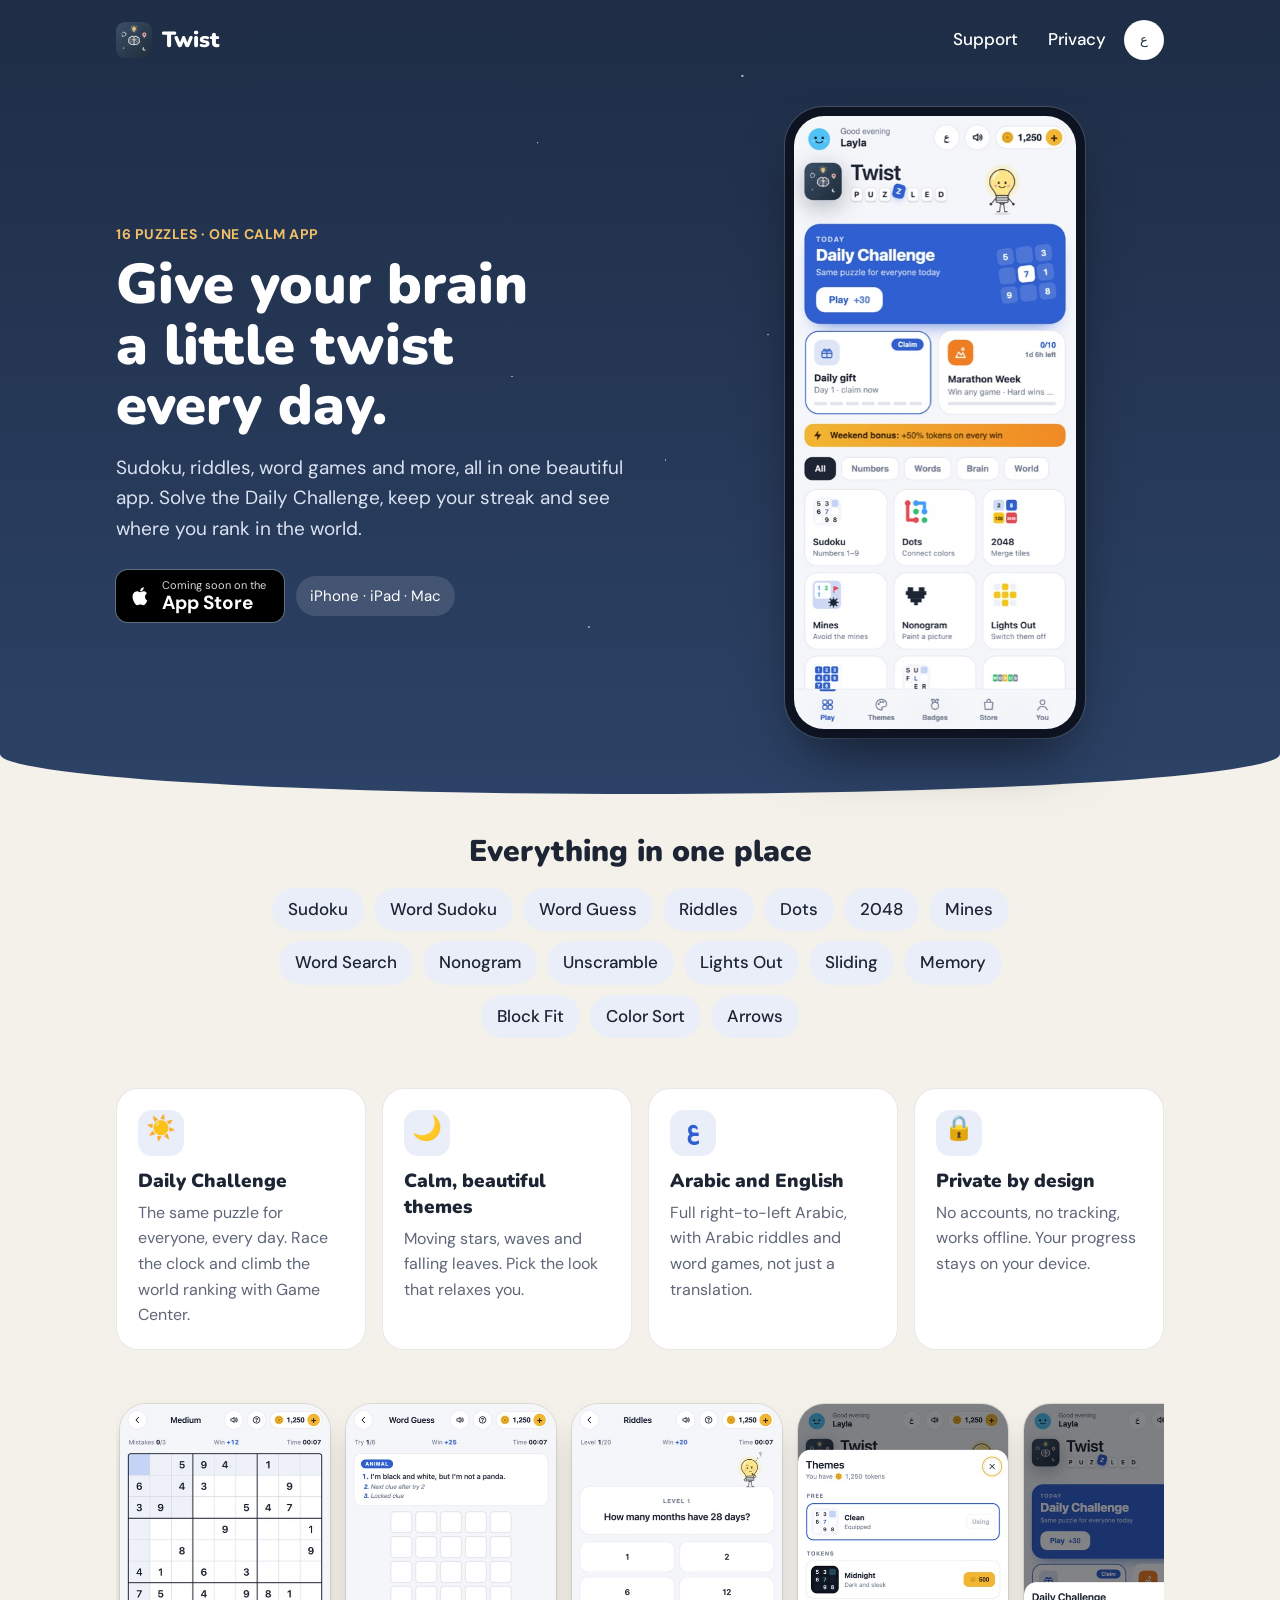
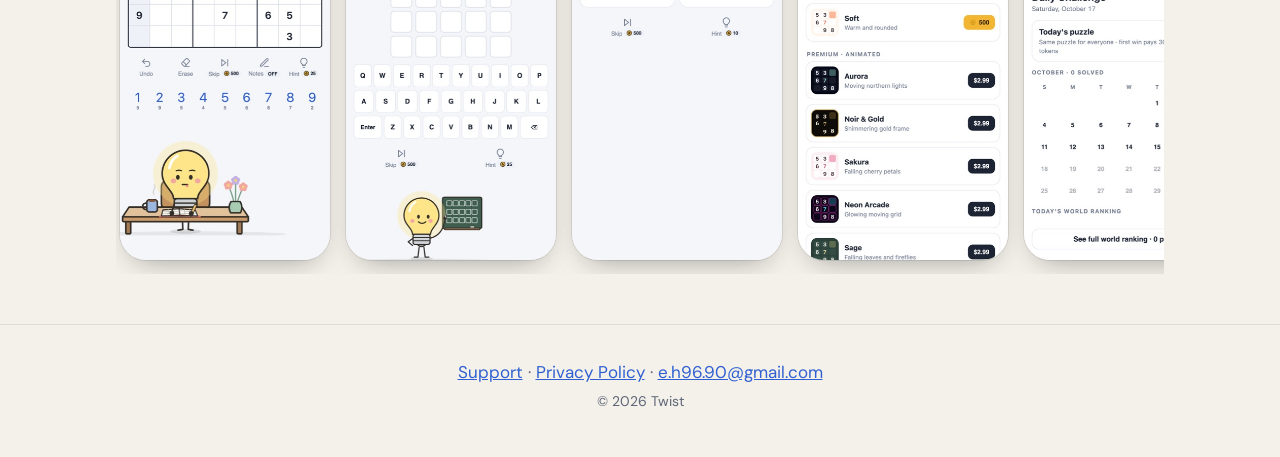
<file: index.html>
<!doctype html>
<html lang="en" dir="ltr">
<head>
<meta charset="utf-8">
<meta name="viewport" content="width=device-width, initial-scale=1">
<title>Twist: Brain Puzzles</title>
<meta name="description" content="16 calm, beautiful brain puzzles in one app: Sudoku, riddles, word games and more. In English and Arabic.">
<meta property="og:title" content="Twist: Brain Puzzles">
<meta property="og:description" content="Sudoku, riddles & word games. 16 puzzles in one app.">
<meta property="og:image" content="img/icon.png">
<link rel="icon" href="img/icon.png">
<link rel="apple-touch-icon" href="img/apple-touch-icon.png">
<link rel="preconnect" href="https://fonts.googleapis.com">
<link rel="preconnect" href="https://fonts.gstatic.com" crossorigin>
<link rel="stylesheet" href="https://fonts.googleapis.com/css2?family=DM+Sans:wght@400;500;700&family=Nunito:wght@800;900&family=Tajawal:wght@400;500;700;800&display=swap">
<link rel="stylesheet" href="style.css">
</head>
<body>
<div class="sky" aria-hidden="true"></div>

<header class="top">
  <a class="brand" href="./"><img src="img/icon.png" alt="" width="36" height="36"><span>Twist</span></a>
  <nav>
    <a href="support.html"><span class="en">Support</span><span class="ar">الدعم</span></a>
    <a href="privacy.html"><span class="en">Privacy</span><span class="ar">الخصوصية</span></a>
    <button class="lang" type="button" aria-label="Switch language"><span class="en">ع</span><span class="ar">EN</span></button>
  </nav>
</header>

<main>
  <section class="hero">
    <div class="hero-text">
      <p class="eyebrow"><span class="en">16 puzzles · one calm app</span><span class="ar">١٦ لغزًا · تطبيق واحد هادئ</span></p>
      <h1><span class="en">Give your brain a little twist every day.</span><span class="ar">أعطِ عقلك تويست صغيرًا كل يوم.</span></h1>
      <p class="lead">
        <span class="en">Sudoku, riddles, word games and more, all in one beautiful app. Solve the Daily Challenge, keep your streak and see where you rank in the world.</span>
        <span class="ar">سودوكو وألغاز وألعاب كلمات وأكثر، في تطبيق واحد جميل. حُلّ تحدي اليوم، حافظ على سلسلة أيامك، وشاهد ترتيبك في العالم.</span>
      </p>
      <div class="cta">
        <span class="store-badge" aria-disabled="true">
          <svg viewBox="0 0 24 24" width="22" height="22" aria-hidden="true"><path fill="currentColor" d="M16.4 12.6c0-2.4 2-3.6 2.1-3.7-1.2-1.7-3-1.9-3.6-2-1.5-.2-3 .9-3.8.9-.8 0-2-.9-3.3-.9-1.7 0-3.3 1-4.1 2.5-1.8 3.1-.5 7.6 1.3 10.1.8 1.2 1.8 2.6 3.1 2.5 1.3 0 1.7-.8 3.2-.8 1.5 0 1.9.8 3.2.8 1.3 0 2.2-1.2 3-2.4.9-1.4 1.3-2.7 1.3-2.8-.1 0-2.6-1-2.4-4.2zM14 5.4c.7-.8 1.1-1.9 1-3-1 0-2.1.7-2.8 1.5-.6.7-1.2 1.8-1 2.9 1.1.1 2.1-.6 2.8-1.4z"/></svg>
          <span><small class="en">Coming soon on the</small><small class="ar">قريبًا على</small><b>App Store</b></span>
        </span>
        <span class="chip"><span class="en">iPhone · iPad · Mac</span><span class="ar">آيفون · آيباد · ماك</span></span>
      </div>
    </div>
    <div class="phone">
      <img class="en" src="img/iphone-en-1-home.jpg" alt="Twist home screen" width="450" height="978">
      <img class="ar" src="img/iphone-ar-1-home.jpg" alt="الشاشة الرئيسية لتويست" width="450" height="978">
    </div>
  </section>

  <section class="games">
    <h2><span class="en">Everything in one place</span><span class="ar">كل شيء في مكان واحد</span></h2>
    <ul class="pills en">
      <li>Sudoku</li><li>Word Sudoku</li><li>Word Guess</li><li>Riddles</li><li>Dots</li><li>2048</li><li>Mines</li><li>Word Search</li><li>Nonogram</li><li>Unscramble</li><li>Lights Out</li><li>Sliding</li><li>Memory</li><li>Block Fit</li><li>Color Sort</li><li>Arrows</li>
    </ul>
    <ul class="pills ar">
      <li>سودوكو</li><li>سودوكو الكلمات</li><li>خمّن الكلمة</li><li>الألغاز</li><li>النقاط</li><li>2048</li><li>الألغام</li><li>البحث عن الكلمات</li><li>النونوغرام</li><li>رتّب الحروف</li><li>أطفئ الأضواء</li><li>الانزلاق</li><li>الذاكرة</li><li>ملء القطع</li><li>ترتيب الألوان</li><li>الأسهم</li>
    </ul>
  </section>

  <section class="features">
    <article>
      <div class="ico">☀️</div>
      <h3><span class="en">Daily Challenge</span><span class="ar">تحدي اليوم</span></h3>
      <p><span class="en">The same puzzle for everyone, every day. Race the clock and climb the world ranking with Game Center.</span><span class="ar">نفس اللغز للجميع كل يوم. سابق الوقت واصعد في الترتيب العالمي عبر Game Center.</span></p>
    </article>
    <article>
      <div class="ico">🌙</div>
      <h3><span class="en">Calm, beautiful themes</span><span class="ar">ثيمات هادئة وجميلة</span></h3>
      <p><span class="en">Moving stars, waves and falling leaves. Pick the look that relaxes you.</span><span class="ar">نجوم متحركة وأمواج وأوراق متساقطة. اختر الشكل الذي يريحك.</span></p>
    </article>
    <article>
      <div class="ico">ع</div>
      <h3><span class="en">Arabic and English</span><span class="ar">بالعربي والإنجليزي</span></h3>
      <p><span class="en">Full right-to-left Arabic, with Arabic riddles and word games, not just a translation.</span><span class="ar">عربي كامل من اليمين لليسار، مع ألغاز وألعاب كلمات عربية، وليس مجرد ترجمة.</span></p>
    </article>
    <article>
      <div class="ico">🔒</div>
      <h3><span class="en">Private by design</span><span class="ar">خصوصيتك أولًا</span></h3>
      <p><span class="en">No accounts, no tracking, works offline. Your progress stays on your device.</span><span class="ar">بلا حسابات وبلا تتبّع، ويعمل بدون إنترنت. تقدّمك يبقى على جهازك.</span></p>
    </article>
  </section>

  <section class="shots" aria-label="Screenshots">
    <div class="strip en">
      <img src="img/iphone-en-2-sudoku.jpg" alt="Sudoku" loading="lazy" width="450" height="978">
      <img src="img/iphone-en-3-guess.jpg" alt="Word Guess" loading="lazy" width="450" height="978">
      <img src="img/iphone-en-4-riddles.jpg" alt="Riddles" loading="lazy" width="450" height="978">
      <img src="img/iphone-en-5-themes.jpg" alt="Themes" loading="lazy" width="450" height="978">
      <img src="img/iphone-en-6-daily.jpg" alt="Daily Challenge" loading="lazy" width="450" height="978">
    </div>
    <div class="strip ar">
      <img src="img/iphone-ar-2-sudoku.jpg" alt="سودوكو" loading="lazy" width="450" height="978">
      <img src="img/iphone-ar-3-guess.jpg" alt="خمّن الكلمة" loading="lazy" width="450" height="978">
      <img src="img/iphone-ar-4-riddles.jpg" alt="الألغاز" loading="lazy" width="450" height="978">
      <img src="img/iphone-ar-5-themes.jpg" alt="الثيمات" loading="lazy" width="450" height="978">
      <img src="img/iphone-ar-6-daily.jpg" alt="تحدي اليوم" loading="lazy" width="450" height="978">
    </div>
  </section>
</main>

<footer>
  <p><a href="support.html"><span class="en">Support</span><span class="ar">الدعم</span></a> · <a href="privacy.html"><span class="en">Privacy Policy</span><span class="ar">سياسة الخصوصية</span></a> · <a href="mailto:e.h96.90@gmail.com">e.h96.90@gmail.com</a></p>
  <p class="soft">© 2026 Twist</p>
</footer>
<script src="lang.js"></script>
</body>
</html>
</file>
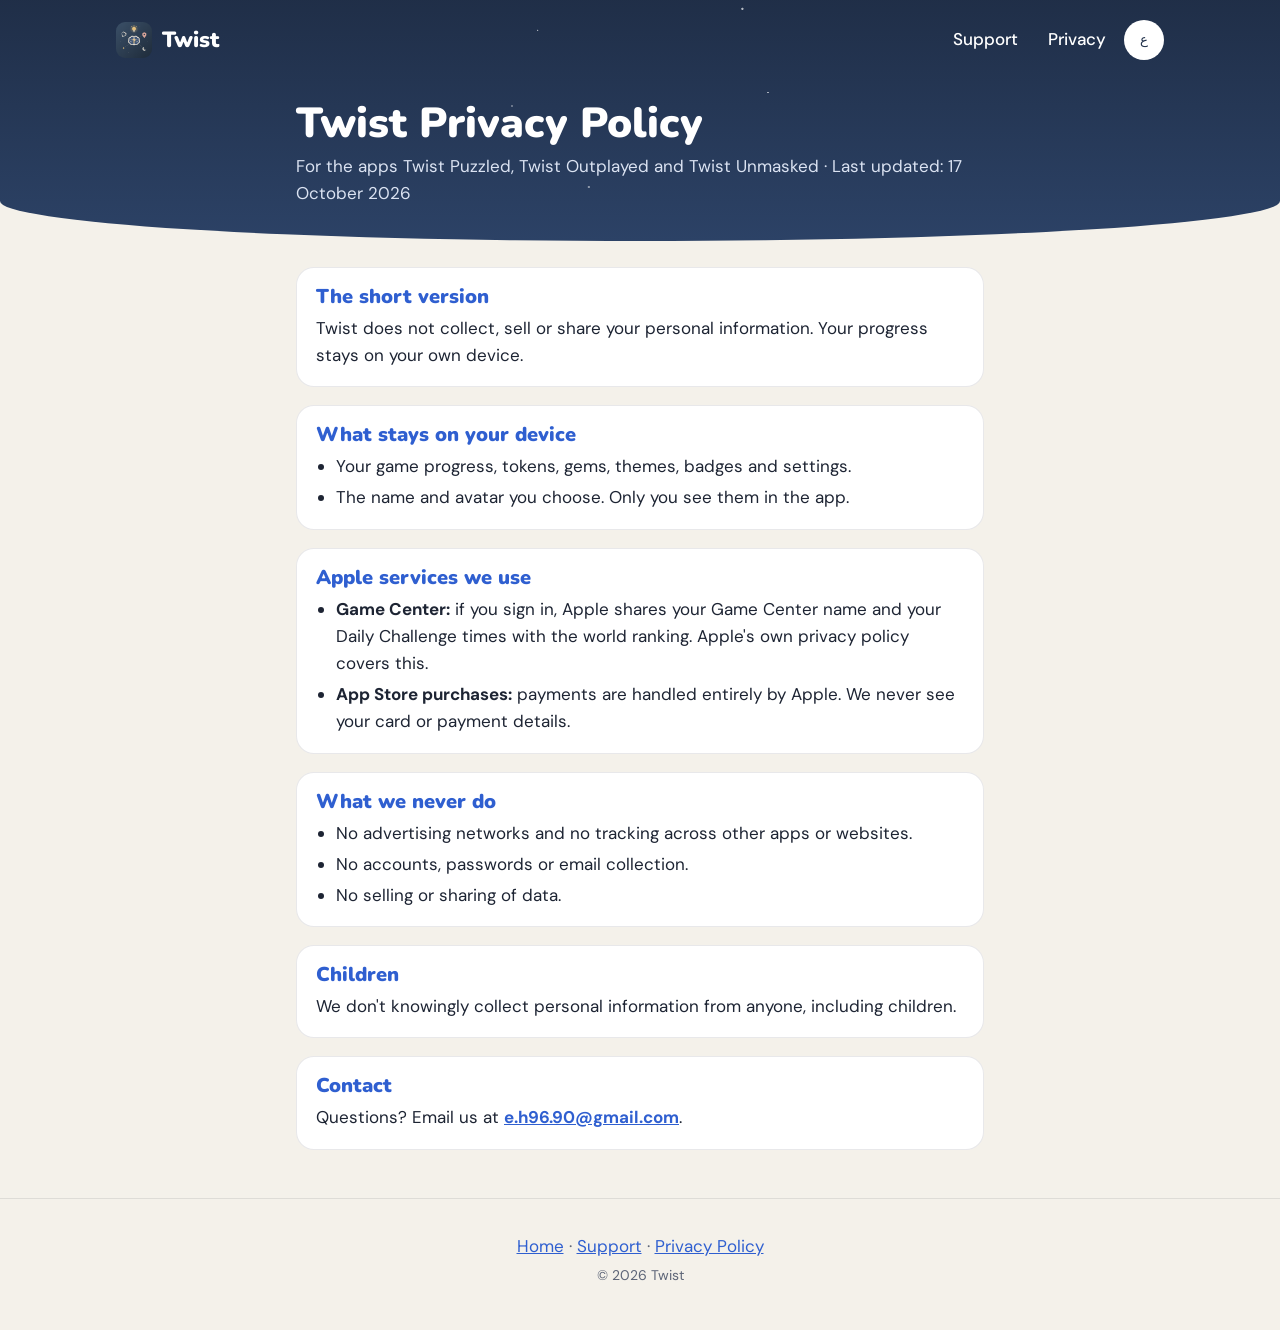
<file: privacy.html>
<!doctype html>
<html lang="en" dir="ltr">
<head>
<meta charset="utf-8">
<meta name="viewport" content="width=device-width, initial-scale=1">
<title>Twist Privacy Policy</title>
<link rel="icon" href="img/icon.png">
<link rel="apple-touch-icon" href="img/apple-touch-icon.png">
<link rel="preconnect" href="https://fonts.googleapis.com">
<link rel="preconnect" href="https://fonts.gstatic.com" crossorigin>
<link rel="stylesheet" href="https://fonts.googleapis.com/css2?family=DM+Sans:wght@400;500;700&family=Nunito:wght@800;900&family=Tajawal:wght@400;500;700;800&display=swap">
<link rel="stylesheet" href="style.css">
</head>
<body>
<div class="sky" aria-hidden="true"></div>
<header class="top">
  <a class="brand" href="./"><img src="img/icon.png" alt="" width="36" height="36"><span>Twist</span></a>
  <nav>
    <a href="support.html"><span class="en">Support</span><span class="ar">الدعم</span></a>
    <a href="privacy.html"><span class="en">Privacy</span><span class="ar">الخصوصية</span></a>
    <button class="lang" type="button" aria-label="Switch language"><span class="en">ع</span><span class="ar">EN</span></button>
  </nav>
</header>
<main class="doc">
  <div class="doc-head"><h1><span class="en">Twist Privacy Policy</span><span class="ar">سياسة الخصوصية لتطبيقات تويست</span></h1><p><span class="en">For the apps Twist Puzzled, Twist Outplayed and Twist Unmasked · Last updated: 17 October 2026</span><span class="ar">لتطبيقات: تويست ألغاز، تويست أوت بليد، وتويست بلا أقنعة · آخر تحديث: 17 أكتوبر 2026</span></p></div>
  <div class="en" style="display:grid;gap:18px">
  <section><h2>The short version</h2><p>Twist does not collect, sell or share your personal information. Your progress stays on your own device.</p></section>
  <section><h2>What stays on your device</h2><ul><li>Your game progress, tokens, gems, themes, badges and settings.</li><li>The name and avatar you choose. Only you see them in the app.</li></ul></section>
  <section><h2>Apple services we use</h2><ul><li><b>Game Center:</b> if you sign in, Apple shares your Game Center name and your Daily Challenge times with the world ranking. Apple's own privacy policy covers this.</li><li><b>App Store purchases:</b> payments are handled entirely by Apple. We never see your card or payment details.</li></ul></section>
  <section><h2>What we never do</h2><ul><li>No advertising networks and no tracking across other apps or websites.</li><li>No accounts, passwords or email collection.</li><li>No selling or sharing of data.</li></ul></section>
  <section><h2>Children</h2><p>We don't knowingly collect personal information from anyone, including children.</p></section>
  <section><h2>Contact</h2><p>Questions? Email us at <b><a href="mailto:e.h96.90@gmail.com">e.h96.90@gmail.com</a></b>.</p></section>
  </div>
  <div class="ar" style="display:grid;gap:18px">
    <section><h2>باختصار</h2><p>تويست لا يجمع معلوماتك الشخصية ولا يبيعها ولا يشاركها. تقدّمك يبقى على جهازك.</p></section>
    <section><h2>ما يبقى على جهازك</h2><ul><li>تقدّمك في الألعاب، والعملات، والجواهر، والثيمات، والأوسمة، والإعدادات.</li><li>الاسم والصورة التي تختارها. أنت فقط تراهما في التطبيق.</li></ul></section>
    <section><h2>خدمات Apple التي نستخدمها</h2><ul><li><b>مركز الألعاب (Game Center):</b> إذا سجّلت الدخول، تشارك Apple اسمك في مركز الألعاب وأوقاتك في تحدي اليوم مع الترتيب العالمي.</li><li><b>مشتريات App Store:</b> الدفع تتولاه Apple بالكامل، ولا نرى بيانات بطاقتك أبدًا.</li></ul></section>
    <section><h2>ما لا نفعله أبدًا</h2><ul><li>لا شبكات إعلانات ولا تتبّع عبر التطبيقات أو المواقع الأخرى.</li><li>لا حسابات ولا كلمات مرور ولا جمع للبريد الإلكتروني.</li><li>لا بيع ولا مشاركة للبيانات.</li></ul></section>
    <section><h2>تواصل معنا</h2><p>لأي سؤال راسلنا على <b><a href="mailto:e.h96.90@gmail.com">e.h96.90@gmail.com</a></b>.</p></section>
  </div>
</main>
<footer>
  <p><a href="./"><span class="en">Home</span><span class="ar">الرئيسية</span></a> · <a href="support.html"><span class="en">Support</span><span class="ar">الدعم</span></a> · <a href="privacy.html"><span class="en">Privacy Policy</span><span class="ar">سياسة الخصوصية</span></a></p>
  <p class="soft">© 2026 Twist</p>
</footer>
<script src="lang.js"></script>
</body>
</html>
</file>
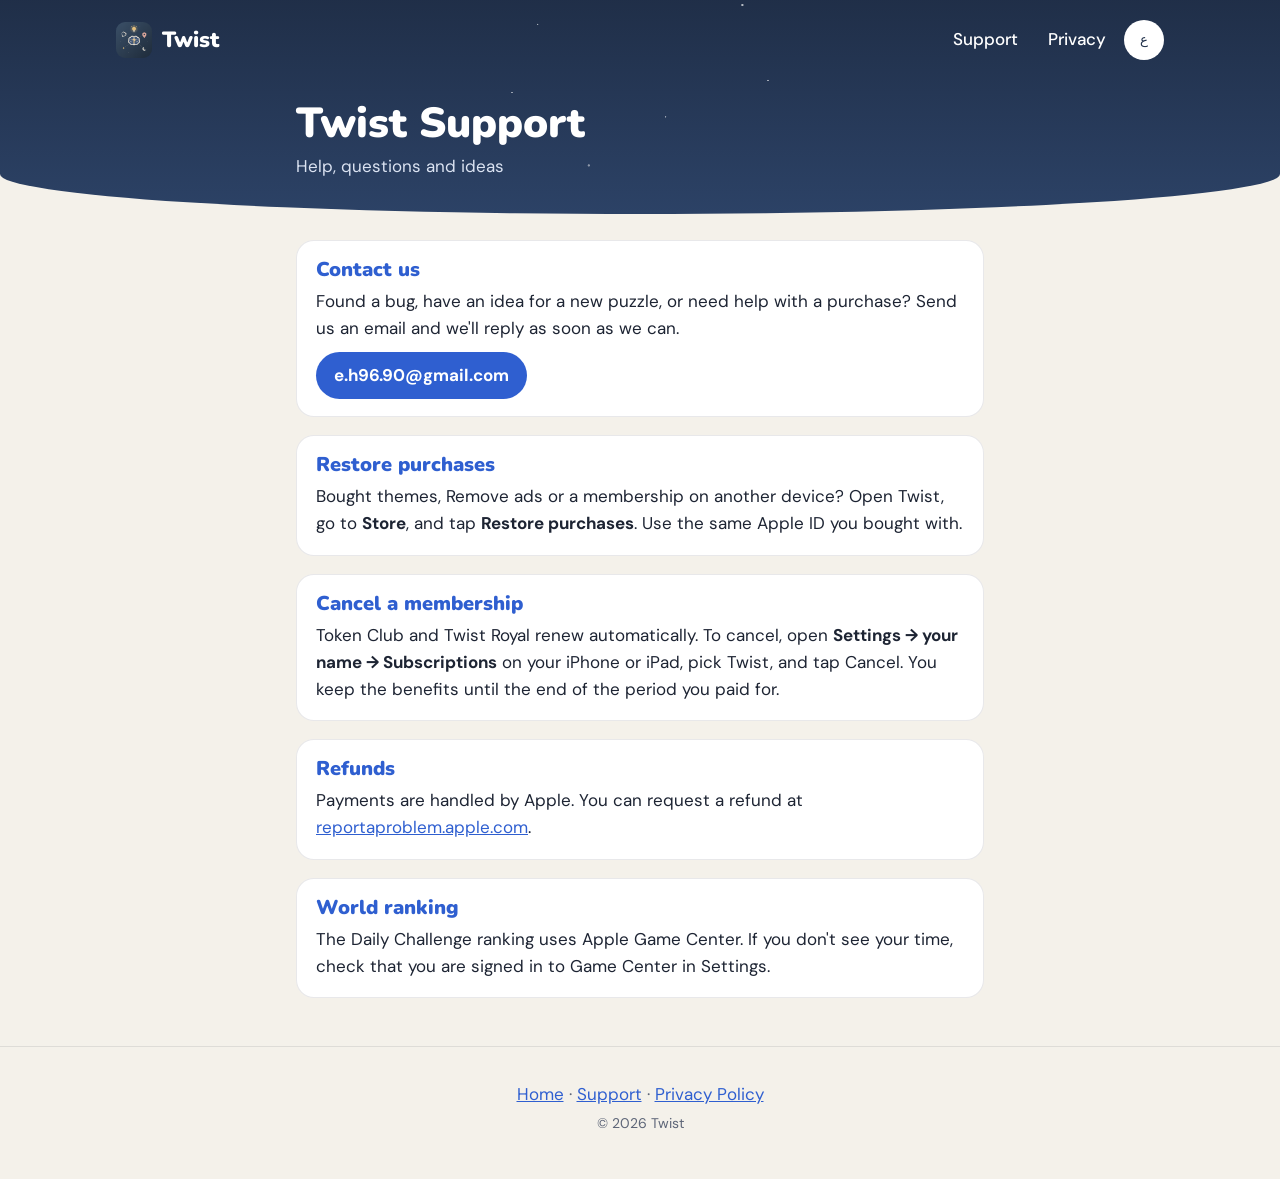
<file: support.html>
<!doctype html>
<html lang="en" dir="ltr">
<head>
<meta charset="utf-8">
<meta name="viewport" content="width=device-width, initial-scale=1">
<title>Twist Support</title>
<link rel="icon" href="img/icon.png">
<link rel="apple-touch-icon" href="img/apple-touch-icon.png">
<link rel="preconnect" href="https://fonts.googleapis.com">
<link rel="preconnect" href="https://fonts.gstatic.com" crossorigin>
<link rel="stylesheet" href="https://fonts.googleapis.com/css2?family=DM+Sans:wght@400;500;700&family=Nunito:wght@800;900&family=Tajawal:wght@400;500;700;800&display=swap">
<link rel="stylesheet" href="style.css">
</head>
<body>
<div class="sky" aria-hidden="true"></div>
<header class="top">
  <a class="brand" href="./"><img src="img/icon.png" alt="" width="36" height="36"><span>Twist</span></a>
  <nav>
    <a href="support.html"><span class="en">Support</span><span class="ar">الدعم</span></a>
    <a href="privacy.html"><span class="en">Privacy</span><span class="ar">الخصوصية</span></a>
    <button class="lang" type="button" aria-label="Switch language"><span class="en">ع</span><span class="ar">EN</span></button>
  </nav>
</header>
<main class="doc">
  <div class="doc-head"><h1><span class="en">Twist Support</span><span class="ar">دعم تويست</span></h1><p><span class="en">Help, questions and ideas</span><span class="ar">مساعدة وأسئلة واقتراحات</span></p></div>
  <div class="en" style="display:grid;gap:18px">
  <section><h2>Contact us</h2><p>Found a bug, have an idea for a new puzzle, or need help with a purchase? Send us an email and we'll reply as soon as we can.</p><a class="mail" href="mailto:e.h96.90@gmail.com?subject=Twist">e.h96.90@gmail.com</a></section>
  <section><h2>Restore purchases</h2><p>Bought themes, Remove ads or a membership on another device? Open Twist, go to <b>Store</b>, and tap <b>Restore purchases</b>. Use the same Apple ID you bought with.</p></section>
  <section><h2>Cancel a membership</h2><p>Token Club and Twist Royal renew automatically. To cancel, open <b>Settings → your name → Subscriptions</b> on your iPhone or iPad, pick Twist, and tap Cancel. You keep the benefits until the end of the period you paid for.</p></section>
  <section><h2>Refunds</h2><p>Payments are handled by Apple. You can request a refund at <a href="https://reportaproblem.apple.com">reportaproblem.apple.com</a>.</p></section>
  <section><h2>World ranking</h2><p>The Daily Challenge ranking uses Apple Game Center. If you don't see your time, check that you are signed in to Game Center in Settings.</p></section>
</div>
  <div class="ar" style="display:grid;gap:18px">
  <section><h2>تواصل معنا</h2><p>وجدت خطأ، أو عندك فكرة للغز جديد، أو تحتاج مساعدة في عملية شراء؟ راسلنا وسنرد عليك بأسرع وقت.</p><a class="mail" href="mailto:e.h96.90@gmail.com?subject=Twist">e.h96.90@gmail.com</a></section>
  <section><h2>استعادة المشتريات</h2><p>اشتريت ثيمات أو إزالة الإعلانات أو عضوية على جهاز آخر؟ افتح تويست، ثم <b>المتجر</b>، واضغط <b>استعادة المشتريات</b>. استخدم نفس حساب Apple الذي اشتريت به.</p></section>
  <section><h2>إلغاء العضوية</h2><p>نادي العملات وتويست الملكي يتجددان تلقائيًا. للإلغاء افتح <b>الإعدادات ← اسمك ← الاشتراكات</b> في الآيفون أو الآيباد، اختر تويست واضغط إلغاء. تبقى المزايا حتى نهاية الفترة التي دفعت لها.</p></section>
  <section><h2>استرجاع المبلغ</h2><p>الدفع تتولاه Apple. يمكنك طلب استرجاع المبلغ من <a href="https://reportaproblem.apple.com">reportaproblem.apple.com</a>.</p></section>
  <section><h2>الترتيب العالمي</h2><p>ترتيب تحدي اليوم يعتمد على Game Center من Apple. إذا لم يظهر وقتك، تأكد أنك مسجّل الدخول في Game Center من الإعدادات.</p></section>
</div>
</main>
<footer>
  <p><a href="./"><span class="en">Home</span><span class="ar">الرئيسية</span></a> · <a href="support.html"><span class="en">Support</span><span class="ar">الدعم</span></a> · <a href="privacy.html"><span class="en">Privacy Policy</span><span class="ar">سياسة الخصوصية</span></a></p>
  <p class="soft">© 2026 Twist</p>
</footer>
<script src="lang.js"></script>
</body>
</html>
</file>
<file: style.css>
:root {
  color-scheme: light;
  --bg: #f4f1ea; --ink: #1d2433; --soft: #5e6678; --card: #ffffff; --edge: rgba(29,36,51,.10);
  --accent: #2f5fd0; --gold: #c98a1c; --navy: #22324b; --pill: #e9eef8;
}
@media (prefers-color-scheme: dark) {
  :root:not([data-theme="light"]) { color-scheme: dark; --bg: #121826; --ink: #eef1f6; --soft: #a9b2c4; --card: #1b2335; --edge: rgba(255,255,255,.10); --accent: #7aa2ff; --gold: #f0c068; --pill: #232d44; }
}
:root[data-theme="dark"] { color-scheme: dark; --bg: #121826; --ink: #eef1f6; --soft: #a9b2c4; --card: #1b2335; --edge: rgba(255,255,255,.10); --accent: #7aa2ff; --gold: #f0c068; --pill: #232d44; }

* { box-sizing: border-box; }
html { -webkit-text-size-adjust: 100%; }
html { overflow-x: clip; }
body { margin: 0; background: var(--bg); color: var(--ink); font: 17px/1.6 "DM Sans", system-ui, -apple-system, sans-serif; overflow-x: hidden; }
html[lang="ar"] body { font-family: Tajawal, system-ui, sans-serif; }
a { color: var(--accent); }
img { max-width: 100%; height: auto; display: block; }

/* language switching: show only the active language */
html[lang="en"] .ar, html[lang="ar"] .en { display: none !important; }

.sky { display: none; }
.hero, .doc-head { position: relative; isolation: isolate; }
.hero::before, .doc-head::before { content: ""; position: absolute; z-index: -1; inset: -120px calc(50% - 50vw) 0;
  background: radial-gradient(1px 1px at 42% 22%, #fff9 50%, transparent), radial-gradient(1.5px 1.5px at 58% 14%, #fffa 50%, transparent),
    radial-gradient(1px 1px at 52% 60%, #fff8 50%, transparent), radial-gradient(1.5px 1.5px at 46% 80%, #fff7 50%, transparent),
    radial-gradient(1px 1px at 60% 45%, #fff9 50%, transparent), radial-gradient(1px 1px at 40% 50%, #fff8 50%, transparent),
    linear-gradient(180deg, #1e2c44 0%, #2c4266 100%);
  border-radius: 0 0 50% 50% / 0 0 40px 40px; }
body > header.top { position: relative; z-index: 1; }
.top { display: flex; align-items: center; justify-content: space-between; gap: 12px; max-width: 1080px; margin: 0 auto; padding: 18px 16px; color: #fff; }
.brand { display: flex; align-items: center; gap: 10px; color: #fff; text-decoration: none; font: 900 22px Nunito, sans-serif; }
.brand img { border-radius: 9px; }
.top nav { display: flex; align-items: center; gap: 6px; }
.top nav a { color: #fff; text-decoration: none; padding: 8px 12px; border-radius: 999px; font-weight: 500; }
.top nav a:hover { background: #ffffff1f; }
.lang { font: 700 15px inherit; font-family: inherit; color: var(--navy); background: #fff; border: 0; border-radius: 999px; width: 40px; height: 40px; cursor: pointer; }

main { max-width: 1080px; margin: 0 auto; padding: 0 16px; }

.hero { display: grid; grid-template-columns: 1.2fr 1fr; gap: 40px; align-items: center; padding: 28px 0 56px; color: #fff; }
.eyebrow { margin: 0 0 10px; color: #f0c068; font-weight: 700; letter-spacing: .04em; text-transform: uppercase; font-size: 14px; }
html[lang="ar"] .eyebrow { letter-spacing: 0; font-size: 16px; }
h1 { margin: 0 0 16px; font: 900 clamp(34px, 6vw, 56px)/1.08 Nunito, sans-serif; text-wrap: balance; }
html[lang="ar"] h1 { font-family: Tajawal, sans-serif; font-weight: 800; line-height: 1.3; }
.lead { margin: 0 0 26px; font-size: 19px; color: #dbe3f2; max-width: 34em; }
.cta { display: flex; flex-wrap: wrap; align-items: center; gap: 12px; }
.store-badge { display: inline-flex; align-items: center; gap: 10px; background: #000; color: #fff; border-radius: 12px; padding: 9px 18px 9px 14px; box-shadow: 0 0 0 1px #ffffff40; }
.store-badge span { display: grid; line-height: 1.15; }
.store-badge small { font-size: 11px; opacity: .85; }
.store-badge b { font-size: 19px; }
.chip { background: #ffffff1f; padding: 8px 14px; border-radius: 999px; font-size: 15px; }
.phone { justify-self: center; width: min(300px, 80vw); border-radius: 38px; padding: 9px; background: #0d1320; box-shadow: 0 30px 60px -20px #0009, 0 0 0 1px #ffffff26; }
.phone img { border-radius: 30px; }

h2 { font: 900 30px/1.2 Nunito, sans-serif; margin: 0 0 18px; text-align: center; }
html[lang="ar"] h2, html[lang="ar"] h3 { font-family: Tajawal, sans-serif; font-weight: 800; }
.games { padding: 40px 0 10px; }
.pills { list-style: none; padding: 0; margin: 0 auto; display: flex; flex-wrap: wrap; justify-content: center; gap: 10px; max-width: 820px; }
.pills li { background: var(--pill); color: var(--ink); padding: 8px 16px; border-radius: 999px; font-weight: 500; }

.features { display: grid; grid-template-columns: repeat(4, 1fr); gap: 16px; padding: 40px 0; }
.features article { background: var(--card); border-radius: 22px; padding: 22px; box-shadow: inset 0 0 0 1px var(--edge); }
.ico { width: 46px; height: 46px; display: grid; place-items: center; font-size: 24px; border-radius: 14px; background: var(--pill); margin-bottom: 12px; font-family: Tajawal, sans-serif; font-weight: 800; color: var(--accent); }
.features h3 { margin: 0 0 6px; font: 900 19px Nunito, sans-serif; }
.features p { margin: 0; color: var(--soft); font-size: 16px; }

.shots { padding: 10px 0 50px; }
.strip { display: flex; gap: 16px; overflow-x: auto; scroll-snap-type: x mandatory; padding: 4px 4px 14px; }
.strip img { flex: 0 0 auto; width: 210px; border-radius: 26px; scroll-snap-align: center; box-shadow: 0 12px 30px -14px #0006, 0 0 0 1px var(--edge); }

footer { text-align: center; padding: 30px 16px 40px; border-top: 1px solid var(--edge); color: var(--soft); }
footer p { margin: 4px 0; }
.soft { color: var(--soft); font-size: 14px; }

/* plain document pages (support, privacy) */
.doc { max-width: 720px; margin: 0 auto; padding: 12px 16px 48px; display: grid; gap: 18px; }
.doc-head { color: #fff; padding: 10px 0 34px; margin-bottom: 8px; }
.doc-head h1 { font-size: clamp(30px, 5vw, 42px); margin: 0 0 6px; }
.doc-head p { margin: 0; color: #dbe3f2; }
.doc section { background: var(--card); border-radius: 18px; padding: 18px 20px; box-shadow: inset 0 0 0 1px var(--edge); }
.doc h2 { text-align: start; font-size: 20px; margin: 0 0 6px; color: var(--accent); }
.doc p, .doc ul { margin: 0; } .doc ul { padding-inline-start: 20px; display: grid; gap: 4px; }
.mail { display: inline-block; margin-top: 10px; background: var(--accent); color: #fff; text-decoration: none; padding: 10px 18px; border-radius: 999px; font-weight: 700; }

@media (max-width: 860px) {
  .hero { grid-template-columns: 1fr; text-align: center; gap: 28px; }
  .lead { margin-inline: auto; }
  .cta { justify-content: center; }
  .features { grid-template-columns: 1fr 1fr; }
}
@media (max-width: 520px) {
  .features { grid-template-columns: 1fr; }
  .top nav a { padding: 8px 8px; font-size: 15px; }
  .strip img { width: 170px; }
}
</file>
